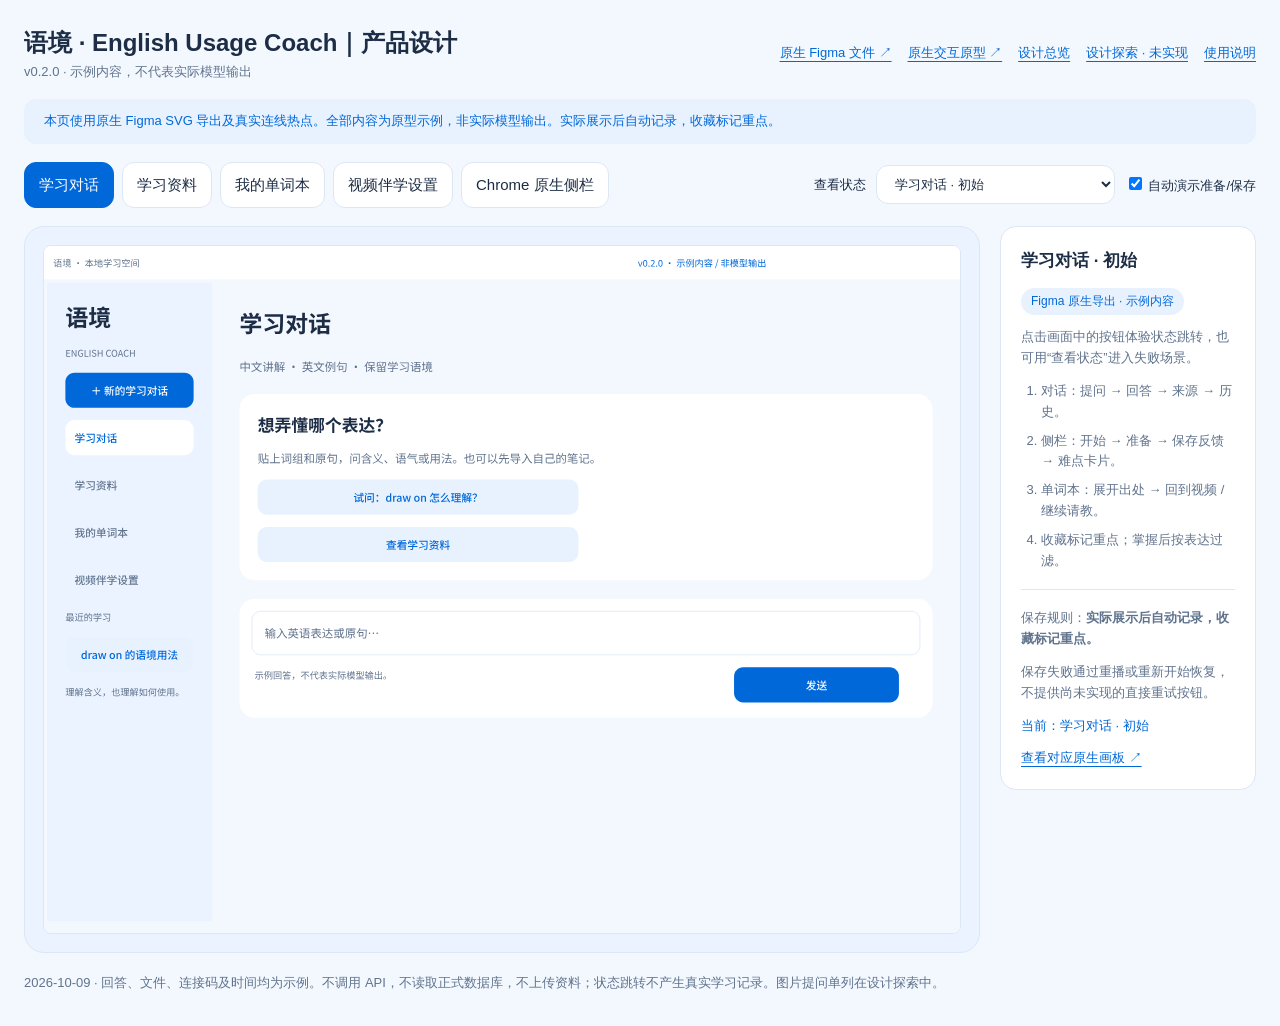
<file: docs/prototype/index.html>
<!doctype html><html lang="zh-CN"><head><meta charset="utf-8"><meta name="viewport" content="width=device-width,initial-scale=1"><title>语境 · English Usage Coach｜产品设计</title><style>
:root{color-scheme:light;--bg:#f3f8ff;--ink:#1c2d45;--muted:#60738d;--blue:#0068d9;--line:#dce7f5;--soft:#e8f2ff}*{box-sizing:border-box}body{margin:0;background:var(--bg);color:var(--ink);font:15px/1.6 -apple-system,BlinkMacSystemFont,"Microsoft YaHei","Noto Sans SC",sans-serif}h1,h2,p{margin:0}h1{font-size:24px}h2{font-size:17px}a{color:var(--blue);text-underline-offset:4px}button,select{font:inherit;border:1px solid var(--line);border-radius:12px;padding:10px 14px;background:white;color:var(--ink)}button{cursor:pointer}button[aria-pressed="true"]{background:var(--blue);border-color:var(--blue);color:white}a:focus-visible,button:focus-visible,select:focus-visible{outline:3px solid #7db6ff;outline-offset:3px}
header,.controls,.notice,.layout,footer{max-width:1560px;margin:0 auto}header{padding:24px 24px 16px;display:flex;align-items:center;justify-content:space-between;gap:20px;flex-wrap:wrap}header p,footer{font-size:13px;color:var(--muted)}.links{display:flex;gap:16px;flex-wrap:wrap;font-size:13px}.notice{padding:12px 20px;background:#e8f2ff;border-radius:12px;color:#0068d9;font-size:13px;width:calc(100% - 48px)}.controls{padding:18px 24px;display:flex;align-items:center;justify-content:space-between;gap:16px;flex-wrap:wrap}nav{display:flex;gap:8px;flex-wrap:wrap}.state{display:flex;gap:10px;align-items:center;font-size:13px}.state select{max-width:340px}.layout{display:grid;grid-template-columns:minmax(0,1fr) 256px;gap:20px;padding:0 24px}.stage{min-width:0;background:#eaf3ff;border:1px solid var(--line);border-radius:20px;padding:18px;display:flex;justify-content:center;align-items:flex-start}.artboard{position:relative;width:100%;max-width:1200px;background:var(--bg);border:1px solid var(--line);border-radius:8px;overflow:hidden}.artboard.side{max-width:400px}.artboard img{display:block;width:100%;height:auto}.hotspot{position:absolute;border:0;background:transparent!important;padding:0;border-radius:10px;font-size:0}.hotspot:hover,.hotspot:focus-visible{outline:3px solid #7db6ff;outline-offset:-3px;background:#0068d915!important}aside{align-self:start;background:white;border:1px solid var(--line);border-radius:16px;padding:20px;font-size:13px}aside p,aside ol{color:var(--muted);margin-top:12px}aside ol{padding-left:20px}aside li{margin:8px 0}.badge{display:inline-block;background:var(--soft);color:var(--blue);border-radius:20px;padding:4px 10px;font-size:12px;margin-top:14px}aside hr{border:0;border-top:1px solid var(--line);margin:18px 0}.status{margin-top:12px;overflow-wrap:anywhere;color:var(--blue)}footer{padding:20px 24px 32px}
@media(max-width:1050px){.layout{grid-template-columns:1fr}aside{display:none}}@media(max-width:650px){header,.controls{padding:16px}.layout{padding:0 12px}.notice{width:calc(100% - 24px)}.stage{padding:8px}h1{font-size:20px}.state{width:100%}.state select{max-width:100%;min-width:0;flex:1}nav button{font-size:13px;padding:8px 10px}}
</style></head><body><header><div><h1>语境 · English Usage Coach｜产品设计</h1><p>v0.2.0 · 示例内容，不代表实际模型输出</p></div><div class="links"><a href="https://www.figma.com/design/SSKWRf7RIyYh62SzvAtjHX" target="_blank" rel="noreferrer">原生 Figma 文件 ↗</a><a href="https://www.figma.com/proto/SSKWRf7RIyYh62SzvAtjHX?node-id=4-35&starting-point-node-id=4%3A35&scaling=scale-down&content-scaling=fixed" target="_blank" rel="noreferrer">原生交互原型 ↗</a><a href="design-board.svg">设计总览</a><a href="exploration.html">设计探索 · 未实现</a><a href="README.md">使用说明</a></div></header>
<div class="notice" role="note">本页使用原生 Figma SVG 导出及真实连线热点。全部内容为原型示例，非实际模型输出。实际展示后自动记录，收藏标记重点。</div>
<div class="controls"><nav aria-label="当前版本模块"><button data-module="chat">学习对话</button><button data-module="materials">学习资料</button><button data-module="vocabulary">我的单词本</button><button data-module="settings">视频伴学设置</button><button data-module="side">Chrome 原生侧栏</button></nav><div class="state"><label for="state-select">查看状态</label><select id="state-select"></select><label><input id="auto-advance" type="checkbox" checked> 自动演示准备/保存</label></div></div>
<div class="layout"><main class="stage"><div id="artboard" class="artboard"><img id="screen-image" alt=""><div id="hotspots"></div></div></main><aside><h2 id="screen-title">学习对话</h2><span class="badge">Figma 原生导出 · 示例内容</span><p>点击画面中的按钮体验状态跳转，也可用“查看状态”进入失败场景。</p><ol><li>对话：提问 → 回答 → 来源 → 历史。</li><li>侧栏：开始 → 准备 → 保存反馈 → 难点卡片。</li><li>单词本：展开出处 → 回到视频 / 继续请教。</li><li>收藏标记重点；掌握后按表达过滤。</li></ol><hr><p>保存规则：<strong>实际展示后自动记录，收藏标记重点。</strong></p><p>保存失败通过重播或重新开始恢复，不提供尚未实现的直接重试按钮。</p><div class="status" id="status" role="status"></div><p><a id="frame-link" href="#" target="_blank" rel="noreferrer">查看对应原生画板 ↗</a></p></aside></div>
<footer>2026-10-09 · 回答、文件、连接码及时间均为示例。不调用 API，不读取正式数据库，不上传资料；状态跳转不产生真实学习记录。图片提问单列在设计探索中。</footer>
<script id="design-data" type="application/json">{"name": "语境 · English Usage Coach｜产品设计", "version": "v0.2.0", "updated": "2026-10-09", "figmaFile": "https://www.figma.com/design/SSKWRf7RIyYh62SzvAtjHX", "nativePrototype": "https://www.figma.com/proto/SSKWRf7RIyYh62SzvAtjHX?node-id=4-35&starting-point-node-id=4%3A35&scaling=scale-down&content-scaling=fixed", "sidebarPrototype": "https://www.figma.com/proto/SSKWRf7RIyYh62SzvAtjHX?node-id=4-54&starting-point-node-id=4%3A54&scaling=scale-down&content-scaling=fixed", "nativeStatus": "complete", "nativePrototypeConnected": true, "nativeExported": true, "localSource": "Figma 原生 SVG 导出；热点来自同一原生文件的实际连线和图层边界", "saveRule": "实际展示后自动记录，收藏标记重点。", "frames": [{"key": "chat-initial", "name": "学习对话 · 初始", "module": "chat", "title": "学习对话", "state": "initial", "figmaNodeId": "4:35", "figmaUrl": "https://www.figma.com/design/SSKWRf7RIyYh62SzvAtjHX?node-id=4-35", "width": 1200, "height": 900, "svg": "screens/chat-initial.svg", "scope": "current", "links": [{"sourceId": "5:46", "label": "学习资料", "target": "materials-list", "x": 28, "y": 290, "width": 168, "height": 46}, {"sourceId": "5:48", "label": "我的单词本", "target": "vocabulary-list", "x": 28, "y": 352, "width": 168, "height": 46}, {"sourceId": "5:50", "label": "视频伴学设置", "target": "settings-pair", "x": 28, "y": 414, "width": 168, "height": 46}, {"sourceId": "5:53", "label": "draw on 的语境用法", "target": "chat-history", "x": 28, "y": 512, "width": 168, "height": 46}, {"sourceId": "5:62", "label": "试问：draw on 怎么理解？", "target": "chat-question", "x": 280, "y": 306, "width": 420, "height": 46}, {"sourceId": "5:64", "label": "查看学习资料", "target": "materials-list", "x": 280, "y": 368, "width": 420, "height": 46}, {"sourceId": "5:67", "label": "输入英语表达或原句…", "target": "chat-question", "x": 272, "y": 478, "width": 876, "height": 58}, {"sourceId": "5:71", "label": "发送", "target": "chat-answer", "x": 904, "y": 552, "width": 216, "height": 46}]}, {"key": "chat-question", "name": "学习对话 · 提问", "module": "chat", "title": "学习对话", "state": "question", "figmaNodeId": "4:36", "figmaUrl": "https://www.figma.com/design/SSKWRf7RIyYh62SzvAtjHX?node-id=4-36", "width": 1200, "height": 900, "svg": "screens/chat-question.svg", "scope": "current", "links": [{"sourceId": "5:80", "label": "＋ 新的学习对话", "target": "chat-initial", "x": 28, "y": 166, "width": 168, "height": 46}, {"sourceId": "5:82", "label": "学习对话", "target": "chat-initial", "x": 28, "y": 228, "width": 168, "height": 46}, {"sourceId": "5:84", "label": "学习资料", "target": "materials-list", "x": 28, "y": 290, "width": 168, "height": 46}, {"sourceId": "5:86", "label": "我的单词本", "target": "vocabulary-list", "x": 28, "y": 352, "width": 168, "height": 46}, {"sourceId": "5:88", "label": "视频伴学设置", "target": "settings-pair", "x": 28, "y": 414, "width": 168, "height": 46}, {"sourceId": "5:91", "label": "draw on 的语境用法", "target": "chat-history", "x": 28, "y": 512, "width": 168, "height": 46}, {"sourceId": "5:101", "label": "查看示例回答", "target": "chat-answer", "x": 256, "y": 354, "width": 250, "height": 46}, {"sourceId": "5:108", "label": "发送", "target": "chat-answer", "x": 904, "y": 514, "width": 216, "height": 46}]}, {"key": "chat-answer", "name": "学习对话 · 回答", "module": "chat", "title": "学习对话", "state": "answer", "figmaNodeId": "4:37", "figmaUrl": "https://www.figma.com/design/SSKWRf7RIyYh62SzvAtjHX?node-id=4-37", "width": 1200, "height": 900, "svg": "screens/chat-answer.svg", "scope": "current", "links": [{"sourceId": "5:117", "label": "＋ 新的学习对话", "target": "chat-initial", "x": 28, "y": 166, "width": 168, "height": 46}, {"sourceId": "5:119", "label": "学习对话", "target": "chat-initial", "x": 28, "y": 228, "width": 168, "height": 46}, {"sourceId": "5:121", "label": "学习资料", "target": "materials-list", "x": 28, "y": 290, "width": 168, "height": 46}, {"sourceId": "5:123", "label": "我的单词本", "target": "vocabulary-list", "x": 28, "y": 352, "width": 168, "height": 46}, {"sourceId": "5:125", "label": "视频伴学设置", "target": "settings-pair", "x": 28, "y": 414, "width": 168, "height": 46}, {"sourceId": "5:128", "label": "draw on 的语境用法", "target": "chat-history", "x": 28, "y": 512, "width": 168, "height": 46}, {"sourceId": "5:143", "label": "查看来源（示例）", "target": "chat-sources", "x": 280, "y": 524, "width": 280, "height": 46}, {"sourceId": "5:146", "label": "例如：它和 use 有什么区别？", "target": "chat-question", "x": 272, "y": 634, "width": 876, "height": 58}]}, {"key": "chat-sources", "name": "学习对话 · 来源", "module": "chat", "title": "学习对话", "state": "sources", "figmaNodeId": "4:38", "figmaUrl": "https://www.figma.com/design/SSKWRf7RIyYh62SzvAtjHX?node-id=4-38", "width": 1200, "height": 900, "svg": "screens/chat-sources.svg", "scope": "current", "links": [{"sourceId": "5:159", "label": "＋ 新的学习对话", "target": "chat-initial", "x": 28, "y": 166, "width": 168, "height": 46}, {"sourceId": "5:161", "label": "学习对话", "target": "chat-initial", "x": 28, "y": 228, "width": 168, "height": 46}, {"sourceId": "5:163", "label": "学习资料", "target": "materials-list", "x": 28, "y": 290, "width": 168, "height": 46}, {"sourceId": "5:165", "label": "我的单词本", "target": "vocabulary-list", "x": 28, "y": 352, "width": 168, "height": 46}, {"sourceId": "5:167", "label": "视频伴学设置", "target": "settings-pair", "x": 28, "y": 414, "width": 168, "height": 46}, {"sourceId": "5:170", "label": "draw on 的语境用法", "target": "chat-history", "x": 28, "y": 512, "width": 168, "height": 46}, {"sourceId": "5:185", "label": "收起来源", "target": "chat-answer", "x": 280, "y": 524, "width": 280, "height": 46}, {"sourceId": "5:190", "label": "例如：它和 use 有什么区别？", "target": "chat-question", "x": 272, "y": 708, "width": 876, "height": 58}, {"sourceId": "5:194", "label": "发送", "target": "chat-answer", "x": 904, "y": 782, "width": 216, "height": 46}]}, {"key": "chat-history", "name": "学习对话 · 历史", "module": "chat", "title": "学习对话", "state": "history", "figmaNodeId": "4:39", "figmaUrl": "https://www.figma.com/design/SSKWRf7RIyYh62SzvAtjHX?node-id=4-39", "width": 1200, "height": 900, "svg": "screens/chat-history.svg", "scope": "current", "links": [{"sourceId": "5:203", "label": "＋ 新的学习对话", "target": "chat-initial", "x": 28, "y": 166, "width": 168, "height": 46}, {"sourceId": "5:205", "label": "学习对话", "target": "chat-initial", "x": 28, "y": 228, "width": 168, "height": 46}, {"sourceId": "5:207", "label": "学习资料", "target": "materials-list", "x": 28, "y": 290, "width": 168, "height": 46}, {"sourceId": "5:209", "label": "我的单词本", "target": "vocabulary-list", "x": 28, "y": 352, "width": 168, "height": 46}, {"sourceId": "5:211", "label": "视频伴学设置", "target": "settings-pair", "x": 28, "y": 414, "width": 168, "height": 46}, {"sourceId": "5:229", "label": "查看来源（示例）", "target": "chat-sources", "x": 280, "y": 524, "width": 280, "height": 46}, {"sourceId": "5:234", "label": "例如：它和 use 有什么区别？", "target": "chat-question", "x": 272, "y": 714, "width": 876, "height": 58}, {"sourceId": "5:238", "label": "发送", "target": "chat-answer", "x": 904, "y": 788, "width": 216, "height": 46}]}, {"key": "materials-list", "name": "学习资料 · 列表", "module": "materials", "title": "学习资料", "state": "list", "figmaNodeId": "4:40", "figmaUrl": "https://www.figma.com/design/SSKWRf7RIyYh62SzvAtjHX?node-id=4-40", "width": 1200, "height": 900, "svg": "screens/materials-list.svg", "scope": "current", "links": [{"sourceId": "6:90", "label": "＋ 新的学习对话", "target": "chat-initial", "x": 28, "y": 166, "width": 168, "height": 46}, {"sourceId": "6:92", "label": "学习对话", "target": "chat-initial", "x": 28, "y": 228, "width": 168, "height": 46}, {"sourceId": "6:96", "label": "我的单词本", "target": "vocabulary-list", "x": 28, "y": 352, "width": 168, "height": 46}, {"sourceId": "6:98", "label": "视频伴学设置", "target": "settings-pair", "x": 28, "y": 414, "width": 168, "height": 46}, {"sourceId": "6:101", "label": "draw on 的语境用法", "target": "chat-history", "x": 28, "y": 512, "width": 168, "height": 46}, {"sourceId": "6:112", "label": "导入知识库", "target": "materials-importing", "x": 280, "y": 376, "width": 240, "height": 46}]}, {"key": "materials-importing", "name": "学习资料 · 导入中", "module": "materials", "title": "学习资料", "state": "importing", "figmaNodeId": "4:41", "figmaUrl": "https://www.figma.com/design/SSKWRf7RIyYh62SzvAtjHX?node-id=4-41", "width": 1200, "height": 900, "svg": "screens/materials-importing.svg", "scope": "current", "links": [{"sourceId": "6:126", "label": "＋ 新的学习对话", "target": "chat-initial", "x": 28, "y": 166, "width": 168, "height": 46}, {"sourceId": "6:128", "label": "学习对话", "target": "chat-initial", "x": 28, "y": 228, "width": 168, "height": 46}, {"sourceId": "6:130", "label": "学习资料", "target": "materials-list", "x": 28, "y": 290, "width": 168, "height": 46}, {"sourceId": "6:132", "label": "我的单词本", "target": "vocabulary-list", "x": 28, "y": 352, "width": 168, "height": 46}, {"sourceId": "6:134", "label": "视频伴学设置", "target": "settings-pair", "x": 28, "y": 414, "width": 168, "height": 46}, {"sourceId": "6:137", "label": "draw on 的语境用法", "target": "chat-history", "x": 28, "y": 512, "width": 168, "height": 46}, {"sourceId": "6:152", "label": "模拟导入成功", "target": "materials-success", "x": 280, "y": 510, "width": 240, "height": 46}, {"sourceId": "6:154", "label": "模拟解析失败", "target": "materials-failure", "x": 280, "y": 572, "width": 240, "height": 46}]}, {"key": "materials-success", "name": "学习资料 · 成功", "module": "materials", "title": "学习资料", "state": "success", "figmaNodeId": "4:42", "figmaUrl": "https://www.figma.com/design/SSKWRf7RIyYh62SzvAtjHX?node-id=4-42", "width": 1200, "height": 900, "svg": "screens/materials-success.svg", "scope": "current", "links": [{"sourceId": "6:168", "label": "＋ 新的学习对话", "target": "chat-initial", "x": 28, "y": 166, "width": 168, "height": 46}, {"sourceId": "6:170", "label": "学习对话", "target": "chat-initial", "x": 28, "y": 228, "width": 168, "height": 46}, {"sourceId": "6:172", "label": "学习资料", "target": "materials-list", "x": 28, "y": 290, "width": 168, "height": 46}, {"sourceId": "6:174", "label": "我的单词本", "target": "vocabulary-list", "x": 28, "y": 352, "width": 168, "height": 46}, {"sourceId": "6:176", "label": "视频伴学设置", "target": "settings-pair", "x": 28, "y": 414, "width": 168, "height": 46}, {"sourceId": "6:179", "label": "draw on 的语境用法", "target": "chat-history", "x": 28, "y": 512, "width": 168, "height": 46}, {"sourceId": "6:190", "label": "导入知识库", "target": "materials-importing", "x": 280, "y": 376, "width": 240, "height": 46}, {"sourceId": "6:194", "label": "按笔记提问", "target": "chat-question", "x": 280, "y": 510, "width": 240, "height": 46}]}, {"key": "materials-failure", "name": "学习资料 · 失败", "module": "materials", "title": "学习资料", "state": "failure", "figmaNodeId": "4:43", "figmaUrl": "https://www.figma.com/design/SSKWRf7RIyYh62SzvAtjHX?node-id=4-43", "width": 1200, "height": 900, "svg": "screens/materials-failure.svg", "scope": "current", "links": [{"sourceId": "6:208", "label": "＋ 新的学习对话", "target": "chat-initial", "x": 28, "y": 166, "width": 168, "height": 46}, {"sourceId": "6:210", "label": "学习对话", "target": "chat-initial", "x": 28, "y": 228, "width": 168, "height": 46}, {"sourceId": "6:212", "label": "学习资料", "target": "materials-list", "x": 28, "y": 290, "width": 168, "height": 46}, {"sourceId": "6:214", "label": "我的单词本", "target": "vocabulary-list", "x": 28, "y": 352, "width": 168, "height": 46}, {"sourceId": "6:216", "label": "视频伴学设置", "target": "settings-pair", "x": 28, "y": 414, "width": 168, "height": 46}, {"sourceId": "6:219", "label": "draw on 的语境用法", "target": "chat-history", "x": 28, "y": 512, "width": 168, "height": 46}, {"sourceId": "6:230", "label": "导入知识库", "target": "materials-importing", "x": 280, "y": 376, "width": 240, "height": 46}, {"sourceId": "6:235", "label": "重新导入", "target": "materials-importing", "x": 280, "y": 550, "width": 240, "height": 46}]}, {"key": "chat-context-question", "name": "学习对话 · 带入视频语境提问", "module": "chat", "title": "学习对话", "state": "question", "figmaNodeId": "34:425", "figmaUrl": "https://www.figma.com/design/SSKWRf7RIyYh62SzvAtjHX?node-id=34-425", "width": 1200, "height": 900, "svg": "screens/chat-context-question.svg", "scope": "current", "links": [{"sourceId": "34:433", "label": "＋ 新的学习对话", "target": "chat-initial", "x": 28, "y": 166, "width": 168, "height": 46}, {"sourceId": "34:435", "label": "学习对话", "target": "chat-initial", "x": 28, "y": 228, "width": 168, "height": 46}, {"sourceId": "34:437", "label": "学习资料", "target": "materials-list", "x": 28, "y": 290, "width": 168, "height": 46}, {"sourceId": "34:439", "label": "我的单词本", "target": "vocabulary-list", "x": 28, "y": 352, "width": 168, "height": 46}, {"sourceId": "34:441", "label": "视频伴学设置", "target": "settings-pair", "x": 28, "y": 414, "width": 168, "height": 46}, {"sourceId": "34:444", "label": "draw on 的语境用法", "target": "chat-history", "x": 28, "y": 512, "width": 168, "height": 46}, {"sourceId": "34:461", "label": "发送并查看示例回答", "target": "chat-context-answer", "x": 272, "y": 612, "width": 320, "height": 46}]}, {"key": "chat-context-answer", "name": "学习对话 · 视频语境回答", "module": "chat", "title": "学习对话", "state": "answer", "figmaNodeId": "34:464", "figmaUrl": "https://www.figma.com/design/SSKWRf7RIyYh62SzvAtjHX?node-id=34-464", "width": 1200, "height": 920, "svg": "screens/chat-context-answer.svg", "scope": "current", "links": [{"sourceId": "34:472", "label": "＋ 新的学习对话", "target": "chat-initial", "x": 28, "y": 166, "width": 168, "height": 46}, {"sourceId": "34:474", "label": "学习对话", "target": "chat-initial", "x": 28, "y": 228, "width": 168, "height": 46}, {"sourceId": "34:476", "label": "学习资料", "target": "materials-list", "x": 28, "y": 290, "width": 168, "height": 46}, {"sourceId": "34:478", "label": "我的单词本", "target": "vocabulary-list", "x": 28, "y": 352, "width": 168, "height": 46}, {"sourceId": "34:480", "label": "视频伴学设置", "target": "settings-pair", "x": 28, "y": 414, "width": 168, "height": 46}, {"sourceId": "34:483", "label": "draw on 的语境用法", "target": "chat-history", "x": 28, "y": 512, "width": 168, "height": 46}, {"sourceId": "34:499", "label": "返回单词本语境", "target": "vocabulary-context", "x": 280, "y": 610, "width": 280, "height": 46}]}, {"key": "vocabulary-list", "name": "我的单词本 · 列表", "module": "vocabulary", "title": "我的单词本", "state": "list", "figmaNodeId": "4:44", "figmaUrl": "https://www.figma.com/design/SSKWRf7RIyYh62SzvAtjHX?node-id=4-44", "width": 1200, "height": 900, "svg": "screens/vocabulary-list.svg", "scope": "current", "links": [{"sourceId": "6:249", "label": "＋ 新的学习对话", "target": "chat-initial", "x": 28, "y": 166, "width": 168, "height": 46}, {"sourceId": "6:251", "label": "学习对话", "target": "chat-initial", "x": 28, "y": 228, "width": 168, "height": 46}, {"sourceId": "6:253", "label": "学习资料", "target": "materials-list", "x": 28, "y": 290, "width": 168, "height": 46}, {"sourceId": "6:257", "label": "视频伴学设置", "target": "settings-pair", "x": 28, "y": 414, "width": 168, "height": 46}, {"sourceId": "6:260", "label": "draw on 的语境用法", "target": "chat-history", "x": 28, "y": 512, "width": 168, "height": 46}, {"sourceId": "6:267", "label": "搜索表达或中文含义", "target": "vocabulary-filter", "x": 268, "y": 206, "width": 310, "height": 58}, {"sourceId": "6:269", "label": "全部视频", "target": "vocabulary-filter", "x": 590, "y": 206, "width": 170, "height": 46}, {"sourceId": "6:271", "label": "全部状态", "target": "vocabulary-mastered", "x": 772, "y": 206, "width": 170, "height": 46}, {"sourceId": "6:273", "label": "仅收藏", "target": "vocabulary-favorite", "x": 954, "y": 206, "width": 170, "height": 46}, {"sourceId": "I6:276;3:177", "label": "收藏", "target": "vocabulary-favorite", "x": 289, "y": 457, "width": 82, "height": 46}, {"sourceId": "I6:276;3:179", "label": "标记掌握", "target": "vocabulary-mastered", "x": 379, "y": 457, "width": 102, "height": 46}, {"sourceId": "I6:276;3:181", "label": "继续请教", "target": "chat-context-question", "x": 489, "y": 457, "width": 90, "height": 46}, {"sourceId": "I6:276;3:183", "label": "展开语境出处", "target": "vocabulary-context", "x": 285, "y": 523, "width": 302, "height": 46}]}, {"key": "vocabulary-filter", "name": "我的单词本 · 筛选", "module": "vocabulary", "title": "我的单词本", "state": "filter", "figmaNodeId": "4:45", "figmaUrl": "https://www.figma.com/design/SSKWRf7RIyYh62SzvAtjHX?node-id=4-45", "width": 1200, "height": 900, "svg": "screens/vocabulary-filter.svg", "scope": "current", "links": [{"sourceId": "6:310", "label": "＋ 新的学习对话", "target": "chat-initial", "x": 28, "y": 166, "width": 168, "height": 46}, {"sourceId": "6:312", "label": "学习对话", "target": "chat-initial", "x": 28, "y": 228, "width": 168, "height": 46}, {"sourceId": "6:314", "label": "学习资料", "target": "materials-list", "x": 28, "y": 290, "width": 168, "height": 46}, {"sourceId": "6:316", "label": "我的单词本", "target": "vocabulary-list", "x": 28, "y": 352, "width": 168, "height": 46}, {"sourceId": "6:318", "label": "视频伴学设置", "target": "settings-pair", "x": 28, "y": 414, "width": 168, "height": 46}, {"sourceId": "6:321", "label": "draw on 的语境用法", "target": "chat-history", "x": 28, "y": 512, "width": 168, "height": 46}, {"sourceId": "6:332", "label": "全部状态", "target": "vocabulary-mastered", "x": 772, "y": 206, "width": 170, "height": 46}, {"sourceId": "6:334", "label": "仅收藏", "target": "vocabulary-favorite", "x": 954, "y": 206, "width": 170, "height": 46}, {"sourceId": "I6:337;3:177", "label": "收藏", "target": "vocabulary-favorite", "x": 289, "y": 457, "width": 82, "height": 46}, {"sourceId": "I6:337;3:179", "label": "标记掌握", "target": "vocabulary-mastered", "x": 379, "y": 457, "width": 102, "height": 46}, {"sourceId": "I6:337;3:181", "label": "继续请教", "target": "chat-context-question", "x": 489, "y": 457, "width": 90, "height": 46}, {"sourceId": "I6:337;3:183", "label": "展开语境出处", "target": "vocabulary-context", "x": 285, "y": 523, "width": 302, "height": 46}]}, {"key": "vocabulary-context", "name": "我的单词本 · 语境出处", "module": "vocabulary", "title": "我的单词本", "state": "context", "figmaNodeId": "4:46", "figmaUrl": "https://www.figma.com/design/SSKWRf7RIyYh62SzvAtjHX?node-id=4-46", "width": 1200, "height": 900, "svg": "screens/vocabulary-context.svg", "scope": "current", "links": [{"sourceId": "6:358", "label": "＋ 新的学习对话", "target": "chat-initial", "x": 28, "y": 166, "width": 168, "height": 46}, {"sourceId": "6:360", "label": "学习对话", "target": "chat-initial", "x": 28, "y": 228, "width": 168, "height": 46}, {"sourceId": "6:362", "label": "学习资料", "target": "materials-list", "x": 28, "y": 290, "width": 168, "height": 46}, {"sourceId": "6:364", "label": "我的单词本", "target": "vocabulary-list", "x": 28, "y": 352, "width": 168, "height": 46}, {"sourceId": "6:366", "label": "视频伴学设置", "target": "settings-pair", "x": 28, "y": 414, "width": 168, "height": 46}, {"sourceId": "6:369", "label": "draw on 的语境用法", "target": "chat-history", "x": 28, "y": 512, "width": 168, "height": 46}, {"sourceId": "6:376", "label": "搜索表达或中文含义", "target": "vocabulary-filter", "x": 268, "y": 206, "width": 310, "height": 58}, {"sourceId": "6:378", "label": "全部视频", "target": "vocabulary-filter", "x": 590, "y": 206, "width": 170, "height": 46}, {"sourceId": "6:380", "label": "全部状态", "target": "vocabulary-mastered", "x": 772, "y": 206, "width": 170, "height": 46}, {"sourceId": "6:382", "label": "仅收藏", "target": "vocabulary-favorite", "x": 954, "y": 206, "width": 170, "height": 46}, {"sourceId": "I6:385;3:216", "label": "收藏", "target": "vocabulary-favorite", "x": 289, "y": 457, "width": 82, "height": 46}, {"sourceId": "I6:385;3:218", "label": "标记掌握", "target": "vocabulary-mastered", "x": 379, "y": 457, "width": 102, "height": 46}, {"sourceId": "I6:385;3:220", "label": "继续请教", "target": "chat-context-question", "x": 489, "y": 457, "width": 90, "height": 46}, {"sourceId": "I6:385;3:222", "label": "收起语境出处", "target": "vocabulary-list", "x": 285, "y": 523, "width": 302, "height": 46}, {"sourceId": "I6:385;3:226", "label": "回到视频 1:33", "target": "side-preparing", "x": 285, "y": 685, "width": 302, "height": 46}]}, {"key": "vocabulary-favorite", "name": "我的单词本 · 收藏", "module": "vocabulary", "title": "我的单词本", "state": "favorite", "figmaNodeId": "4:47", "figmaUrl": "https://www.figma.com/design/SSKWRf7RIyYh62SzvAtjHX?node-id=4-47", "width": 1200, "height": 900, "svg": "screens/vocabulary-favorite.svg", "scope": "current", "links": [{"sourceId": "6:410", "label": "＋ 新的学习对话", "target": "chat-initial", "x": 28, "y": 166, "width": 168, "height": 46}, {"sourceId": "6:412", "label": "学习对话", "target": "chat-initial", "x": 28, "y": 228, "width": 168, "height": 46}, {"sourceId": "6:414", "label": "学习资料", "target": "materials-list", "x": 28, "y": 290, "width": 168, "height": 46}, {"sourceId": "6:416", "label": "我的单词本", "target": "vocabulary-list", "x": 28, "y": 352, "width": 168, "height": 46}, {"sourceId": "6:418", "label": "视频伴学设置", "target": "settings-pair", "x": 28, "y": 414, "width": 168, "height": 46}, {"sourceId": "6:421", "label": "draw on 的语境用法", "target": "chat-history", "x": 28, "y": 512, "width": 168, "height": 46}, {"sourceId": "6:428", "label": "搜索表达或中文含义", "target": "vocabulary-filter", "x": 268, "y": 206, "width": 310, "height": 58}, {"sourceId": "6:430", "label": "全部视频", "target": "vocabulary-filter", "x": 590, "y": 206, "width": 170, "height": 46}, {"sourceId": "6:432", "label": "全部状态", "target": "vocabulary-mastered", "x": 772, "y": 206, "width": 170, "height": 46}, {"sourceId": "I6:439;3:190", "label": "已收藏 ★", "target": "vocabulary-list", "x": 289, "y": 537, "width": 110, "height": 46}, {"sourceId": "I6:439;3:192", "label": "标记掌握", "target": "vocabulary-mastered", "x": 407, "y": 537, "width": 102, "height": 46}, {"sourceId": "I6:439;3:194", "label": "继续请教", "target": "chat-context-question", "x": 517, "y": 537, "width": 90, "height": 46}, {"sourceId": "I6:439;3:196", "label": "展开语境出处", "target": "vocabulary-context", "x": 285, "y": 603, "width": 302, "height": 46}]}, {"key": "vocabulary-mastered", "name": "我的单词本 · 掌握", "module": "vocabulary", "title": "我的单词本", "state": "mastered", "figmaNodeId": "4:48", "figmaUrl": "https://www.figma.com/design/SSKWRf7RIyYh62SzvAtjHX?node-id=4-48", "width": 1200, "height": 900, "svg": "screens/vocabulary-mastered.svg", "scope": "current", "links": [{"sourceId": "6:460", "label": "＋ 新的学习对话", "target": "chat-initial", "x": 28, "y": 166, "width": 168, "height": 46}, {"sourceId": "6:462", "label": "学习对话", "target": "chat-initial", "x": 28, "y": 228, "width": 168, "height": 46}, {"sourceId": "6:464", "label": "学习资料", "target": "materials-list", "x": 28, "y": 290, "width": 168, "height": 46}, {"sourceId": "6:466", "label": "我的单词本", "target": "vocabulary-list", "x": 28, "y": 352, "width": 168, "height": 46}, {"sourceId": "6:468", "label": "视频伴学设置", "target": "settings-pair", "x": 28, "y": 414, "width": 168, "height": 46}, {"sourceId": "6:471", "label": "draw on 的语境用法", "target": "chat-history", "x": 28, "y": 512, "width": 168, "height": 46}, {"sourceId": "6:478", "label": "搜索表达或中文含义", "target": "vocabulary-filter", "x": 268, "y": 206, "width": 310, "height": 58}, {"sourceId": "6:480", "label": "全部视频", "target": "vocabulary-filter", "x": 590, "y": 206, "width": 170, "height": 46}, {"sourceId": "6:484", "label": "仅收藏", "target": "vocabulary-favorite", "x": 954, "y": 206, "width": 170, "height": 46}, {"sourceId": "I6:489;3:203", "label": "收藏", "target": "vocabulary-favorite", "x": 289, "y": 537, "width": 82, "height": 46}, {"sourceId": "I6:489;3:205", "label": "重新学习", "target": "vocabulary-list", "x": 379, "y": 537, "width": 102, "height": 46}, {"sourceId": "I6:489;3:207", "label": "继续请教", "target": "chat-context-question", "x": 489, "y": 537, "width": 90, "height": 46}, {"sourceId": "I6:489;3:209", "label": "展开语境出处", "target": "vocabulary-context", "x": 285, "y": 603, "width": 302, "height": 46}]}, {"key": "settings-pair", "name": "视频伴学设置 · 配对说明", "module": "settings", "title": "视频伴学设置", "state": "pair", "figmaNodeId": "4:49", "figmaUrl": "https://www.figma.com/design/SSKWRf7RIyYh62SzvAtjHX?node-id=4-49", "width": 1200, "height": 900, "svg": "screens/settings-pair.svg", "scope": "current", "links": [{"sourceId": "6:510", "label": "＋ 新的学习对话", "target": "chat-initial", "x": 28, "y": 166, "width": 168, "height": 46}, {"sourceId": "6:512", "label": "学习对话", "target": "chat-initial", "x": 28, "y": 228, "width": 168, "height": 46}, {"sourceId": "6:514", "label": "学习资料", "target": "materials-list", "x": 28, "y": 290, "width": 168, "height": 46}, {"sourceId": "6:516", "label": "我的单词本", "target": "vocabulary-list", "x": 28, "y": 352, "width": 168, "height": 46}, {"sourceId": "6:521", "label": "draw on 的语境用法", "target": "chat-history", "x": 28, "y": 512, "width": 168, "height": 46}, {"sourceId": "6:530", "label": "显示连接信息", "target": "settings-connected", "x": 280, "y": 346, "width": 300, "height": 46}, {"sourceId": "6:538", "label": "导入字幕", "target": "subtitle-importing", "x": 280, "y": 648, "width": 240, "height": 46}]}, {"key": "settings-connected", "name": "视频伴学设置 · 连接信息", "module": "settings", "title": "视频伴学设置", "state": "connected", "figmaNodeId": "4:50", "figmaUrl": "https://www.figma.com/design/SSKWRf7RIyYh62SzvAtjHX?node-id=4-50", "width": 1200, "height": 900, "svg": "screens/settings-connected.svg", "scope": "current", "links": [{"sourceId": "6:547", "label": "＋ 新的学习对话", "target": "chat-initial", "x": 28, "y": 166, "width": 168, "height": 46}, {"sourceId": "6:549", "label": "学习对话", "target": "chat-initial", "x": 28, "y": 228, "width": 168, "height": 46}, {"sourceId": "6:551", "label": "学习资料", "target": "materials-list", "x": 28, "y": 290, "width": 168, "height": 46}, {"sourceId": "6:553", "label": "我的单词本", "target": "vocabulary-list", "x": 28, "y": 352, "width": 168, "height": 46}, {"sourceId": "6:555", "label": "视频伴学设置", "target": "settings-pair", "x": 28, "y": 414, "width": 168, "height": 46}, {"sourceId": "6:558", "label": "draw on 的语境用法", "target": "chat-history", "x": 28, "y": 512, "width": 168, "height": 46}, {"sourceId": "6:570", "label": "模拟连接并打开侧栏", "target": "side-idle", "x": 280, "y": 402, "width": 300, "height": 46}, {"sourceId": "6:579", "label": "导入字幕", "target": "subtitle-importing", "x": 280, "y": 736, "width": 240, "height": 46}]}, {"key": "subtitle-importing", "name": "视频伴学设置 · 字幕导入中", "module": "settings", "title": "视频伴学设置", "state": "importing", "figmaNodeId": "4:51", "figmaUrl": "https://www.figma.com/design/SSKWRf7RIyYh62SzvAtjHX?node-id=4-51", "width": 1200, "height": 976, "svg": "screens/subtitle-importing.svg", "scope": "current", "links": [{"sourceId": "6:588", "label": "＋ 新的学习对话", "target": "chat-initial", "x": 28, "y": 166, "width": 168, "height": 46}, {"sourceId": "6:590", "label": "学习对话", "target": "chat-initial", "x": 28, "y": 228, "width": 168, "height": 46}, {"sourceId": "6:592", "label": "学习资料", "target": "materials-list", "x": 28, "y": 290, "width": 168, "height": 46}, {"sourceId": "6:594", "label": "我的单词本", "target": "vocabulary-list", "x": 28, "y": 352, "width": 168, "height": 46}, {"sourceId": "6:596", "label": "视频伴学设置", "target": "settings-pair", "x": 28, "y": 414, "width": 168, "height": 46}, {"sourceId": "6:599", "label": "draw on 的语境用法", "target": "chat-history", "x": 28, "y": 512, "width": 168, "height": 46}, {"sourceId": "6:611", "label": "模拟连接并打开侧栏", "target": "side-idle", "x": 280, "y": 402, "width": 300, "height": 46}, {"sourceId": "6:625", "label": "模拟成功", "target": "subtitle-success", "x": 284, "y": 866, "width": 240, "height": 46}, {"sourceId": "6:627", "label": "模拟失败", "target": "subtitle-failure", "x": 536, "y": 866, "width": 240, "height": 46}]}, {"key": "subtitle-success", "name": "视频伴学设置 · 字幕成功", "module": "settings", "title": "视频伴学设置", "state": "success", "figmaNodeId": "4:52", "figmaUrl": "https://www.figma.com/design/SSKWRf7RIyYh62SzvAtjHX?node-id=4-52", "width": 1200, "height": 968, "svg": "screens/subtitle-success.svg", "scope": "current", "links": [{"sourceId": "6:636", "label": "＋ 新的学习对话", "target": "chat-initial", "x": 28, "y": 166, "width": 168, "height": 46}, {"sourceId": "6:638", "label": "学习对话", "target": "chat-initial", "x": 28, "y": 228, "width": 168, "height": 46}, {"sourceId": "6:640", "label": "学习资料", "target": "materials-list", "x": 28, "y": 290, "width": 168, "height": 46}, {"sourceId": "6:642", "label": "我的单词本", "target": "vocabulary-list", "x": 28, "y": 352, "width": 168, "height": 46}, {"sourceId": "6:644", "label": "视频伴学设置", "target": "settings-pair", "x": 28, "y": 414, "width": 168, "height": 46}, {"sourceId": "6:647", "label": "draw on 的语境用法", "target": "chat-history", "x": 28, "y": 512, "width": 168, "height": 46}, {"sourceId": "6:659", "label": "模拟连接并打开侧栏", "target": "side-idle", "x": 280, "y": 402, "width": 300, "height": 46}, {"sourceId": "6:668", "label": "导入字幕", "target": "subtitle-importing", "x": 280, "y": 736, "width": 240, "height": 46}, {"sourceId": "6:672", "label": "返回侧栏开始", "target": "side-idle", "x": 280, "y": 862, "width": 260, "height": 46}]}, {"key": "subtitle-failure", "name": "视频伴学设置 · 字幕失败", "module": "settings", "title": "视频伴学设置", "state": "failure", "figmaNodeId": "4:53", "figmaUrl": "https://www.figma.com/design/SSKWRf7RIyYh62SzvAtjHX?node-id=4-53", "width": 1200, "height": 968, "svg": "screens/subtitle-failure.svg", "scope": "current", "links": [{"sourceId": "6:681", "label": "＋ 新的学习对话", "target": "chat-initial", "x": 28, "y": 166, "width": 168, "height": 46}, {"sourceId": "6:683", "label": "学习对话", "target": "chat-initial", "x": 28, "y": 228, "width": 168, "height": 46}, {"sourceId": "6:685", "label": "学习资料", "target": "materials-list", "x": 28, "y": 290, "width": 168, "height": 46}, {"sourceId": "6:687", "label": "我的单词本", "target": "vocabulary-list", "x": 28, "y": 352, "width": 168, "height": 46}, {"sourceId": "6:689", "label": "视频伴学设置", "target": "settings-pair", "x": 28, "y": 414, "width": 168, "height": 46}, {"sourceId": "6:692", "label": "draw on 的语境用法", "target": "chat-history", "x": 28, "y": 512, "width": 168, "height": 46}, {"sourceId": "6:704", "label": "模拟连接并打开侧栏", "target": "side-idle", "x": 280, "y": 402, "width": 300, "height": 46}, {"sourceId": "6:713", "label": "导入字幕", "target": "subtitle-importing", "x": 280, "y": 736, "width": 240, "height": 46}, {"sourceId": "6:717", "label": "重新选择并导入", "target": "subtitle-importing", "x": 280, "y": 862, "width": 260, "height": 46}]}, {"key": "side-idle", "name": "Chrome 侧栏 · 开始", "module": "side", "title": "视频伴学", "state": "idle", "figmaNodeId": "4:54", "figmaUrl": "https://www.figma.com/design/SSKWRf7RIyYh62SzvAtjHX?node-id=4-54", "width": 400, "height": 900, "svg": "screens/side-idle.svg", "scope": "current", "links": [{"sourceId": "6:722", "label": "单词本 ↗", "target": "vocabulary-list", "x": 24, "y": 118, "width": 352, "height": 46}, {"sourceId": "6:727", "label": "开始伴学", "target": "side-preparing", "x": 128, "y": 184, "width": 134, "height": 46}]}, {"key": "side-preparing", "name": "Chrome 侧栏 · 准备中", "module": "side", "title": "视频伴学", "state": "preparing", "figmaNodeId": "4:55", "figmaUrl": "https://www.figma.com/design/SSKWRf7RIyYh62SzvAtjHX?node-id=4-55", "width": 400, "height": 900, "svg": "screens/side-preparing.svg", "scope": "current", "links": [{"sourceId": "6:740", "label": "单词本 ↗", "target": "vocabulary-list", "x": 24, "y": 118, "width": 352, "height": 46}, {"sourceId": "6:747", "label": "暂停", "target": "side-paused", "x": 270, "y": 184, "width": 92, "height": 46}], "autoAdvance": {"target": "side-saving", "delayMs": 1200}}, {"key": "side-card", "name": "Chrome 侧栏 · 难点卡片", "module": "side", "title": "视频伴学", "state": "card", "figmaNodeId": "4:56", "figmaUrl": "https://www.figma.com/design/SSKWRf7RIyYh62SzvAtjHX?node-id=4-56", "width": 400, "height": 900, "svg": "screens/side-card.svg", "scope": "current", "links": [{"sourceId": "6:758", "label": "单词本 ↗", "target": "vocabulary-list", "x": 24, "y": 118, "width": 352, "height": 46}, {"sourceId": "6:765", "label": "暂停", "target": "side-paused", "x": 270, "y": 184, "width": 92, "height": 46}, {"sourceId": "I6:771;3:114", "label": "展开原句与翻译", "target": "side-expanded", "x": 49, "y": 621, "width": 302, "height": 46}, {"sourceId": "I6:771;3:117", "label": "重播这句", "target": "side-preparing", "x": 53, "y": 687, "width": 90, "height": 46}, {"sourceId": "I6:771;3:119", "label": "已掌握", "target": "side-mastered", "x": 151, "y": 687, "width": 86, "height": 46}, {"sourceId": "I6:771;3:121", "label": "收藏", "target": "side-favorite", "x": 245, "y": 687, "width": 100, "height": 46}]}, {"key": "side-expanded", "name": "Chrome 侧栏 · 展开原句", "module": "side", "title": "视频伴学", "state": "expanded", "figmaNodeId": "4:57", "figmaUrl": "https://www.figma.com/design/SSKWRf7RIyYh62SzvAtjHX?node-id=4-57", "width": 400, "height": 962, "svg": "screens/side-expanded.svg", "scope": "current", "links": [{"sourceId": "6:790", "label": "单词本 ↗", "target": "vocabulary-list", "x": 24, "y": 118, "width": 352, "height": 46}, {"sourceId": "6:797", "label": "暂停", "target": "side-paused", "x": 270, "y": 184, "width": 92, "height": 46}, {"sourceId": "I6:803;3:129", "label": "收起原句与翻译", "target": "side-card", "x": 49, "y": 621, "width": 302, "height": 46}, {"sourceId": "I6:803;3:134", "label": "重播这句", "target": "side-preparing", "x": 53, "y": 791, "width": 90, "height": 46}, {"sourceId": "I6:803;3:136", "label": "已掌握", "target": "side-expanded-mastered", "x": 151, "y": 791, "width": 86, "height": 46}, {"sourceId": "I6:803;3:138", "label": "收藏", "target": "side-expanded-favorite", "x": 245, "y": 791, "width": 100, "height": 46}]}, {"key": "side-saving", "name": "Chrome 侧栏 · 保存中", "module": "side", "title": "视频伴学", "state": "saving", "figmaNodeId": "4:58", "figmaUrl": "https://www.figma.com/design/SSKWRf7RIyYh62SzvAtjHX?node-id=4-58", "width": 400, "height": 900, "svg": "screens/side-saving.svg", "scope": "current", "links": [{"sourceId": "6:824", "label": "单词本 ↗", "target": "vocabulary-list", "x": 24, "y": 118, "width": 352, "height": 46}, {"sourceId": "6:831", "label": "暂停", "target": "side-paused", "x": 270, "y": 184, "width": 92, "height": 46}, {"sourceId": "I6:837;3:149", "label": "重播这句", "target": "side-preparing", "x": 53, "y": 687, "width": 94, "height": 46}], "autoAdvance": {"target": "side-card", "delayMs": 1200}}, {"key": "side-paused", "name": "Chrome 侧栏 · 暂停", "module": "side", "title": "视频伴学", "state": "paused", "figmaNodeId": "4:59", "figmaUrl": "https://www.figma.com/design/SSKWRf7RIyYh62SzvAtjHX?node-id=4-59", "width": 400, "height": 900, "svg": "screens/side-paused.svg", "scope": "current", "links": [{"sourceId": "6:856", "label": "单词本 ↗", "target": "vocabulary-list", "x": 24, "y": 118, "width": 352, "height": 46}, {"sourceId": "6:861", "label": "开始伴学", "target": "side-preparing", "x": 128, "y": 184, "width": 134, "height": 46}]}, {"key": "side-no-subtitles", "name": "Chrome 侧栏 · 字幕不可用", "module": "side", "title": "视频伴学", "state": "no-subtitles", "figmaNodeId": "4:60", "figmaUrl": "https://www.figma.com/design/SSKWRf7RIyYh62SzvAtjHX?node-id=4-60", "width": 400, "height": 900, "svg": "screens/side-no-subtitles.svg", "scope": "current", "links": [{"sourceId": "6:874", "label": "单词本 ↗", "target": "vocabulary-list", "x": 24, "y": 118, "width": 352, "height": 46}, {"sourceId": "6:879", "label": "开始伴学", "target": "side-preparing", "x": 128, "y": 184, "width": 134, "height": 46}, {"sourceId": "6:888", "label": "打开主网页单词本", "target": "vocabulary-list", "x": 24, "y": 472, "width": 352, "height": 46}]}, {"key": "side-model-failure", "name": "Chrome 侧栏 · 模型失败", "module": "side", "title": "视频伴学", "state": "model-failure", "figmaNodeId": "4:61", "figmaUrl": "https://www.figma.com/design/SSKWRf7RIyYh62SzvAtjHX?node-id=4-61", "width": 400, "height": 900, "svg": "screens/side-model-failure.svg", "scope": "current", "links": [{"sourceId": "6:894", "label": "单词本 ↗", "target": "vocabulary-list", "x": 24, "y": 118, "width": 352, "height": 46}, {"sourceId": "6:899", "label": "开始伴学", "target": "side-preparing", "x": 128, "y": 184, "width": 134, "height": 46}]}, {"key": "side-late", "name": "Chrome 侧栏 · 分析来晚", "module": "side", "title": "视频伴学", "state": "late", "figmaNodeId": "4:62", "figmaUrl": "https://www.figma.com/design/SSKWRf7RIyYh62SzvAtjHX?node-id=4-62", "width": 400, "height": 900, "svg": "screens/side-late.svg", "scope": "current", "links": [{"sourceId": "6:912", "label": "单词本 ↗", "target": "vocabulary-list", "x": 24, "y": 118, "width": 352, "height": 46}, {"sourceId": "6:919", "label": "暂停", "target": "side-paused", "x": 270, "y": 184, "width": 92, "height": 46}, {"sourceId": "6:927", "label": "模拟回放至 1:33", "target": "side-preparing", "x": 24, "y": 508, "width": 352, "height": 46}]}, {"key": "side-save-failure", "name": "Chrome 侧栏 · 保存失败", "module": "side", "title": "视频伴学", "state": "save-failure", "figmaNodeId": "4:63", "figmaUrl": "https://www.figma.com/design/SSKWRf7RIyYh62SzvAtjHX?node-id=4-63", "width": 400, "height": 900, "svg": "screens/side-save-failure.svg", "scope": "current", "links": [{"sourceId": "6:933", "label": "单词本 ↗", "target": "vocabulary-list", "x": 24, "y": 118, "width": 352, "height": 46}, {"sourceId": "6:940", "label": "暂停", "target": "side-paused", "x": 270, "y": 184, "width": 92, "height": 46}, {"sourceId": "I6:946;3:164", "label": "重播这句", "target": "side-preparing", "x": 53, "y": 687, "width": 94, "height": 46}]}, {"key": "side-favorite", "name": "Chrome 侧栏 · 已收藏", "module": "side", "title": "视频伴学", "state": "favorite", "figmaNodeId": "46:443", "figmaUrl": "https://www.figma.com/design/SSKWRf7RIyYh62SzvAtjHX?node-id=46-443", "width": 400, "height": 900, "svg": "screens/side-favorite.svg", "scope": "current", "links": [{"sourceId": "46:447", "label": "单词本 ↗", "target": "vocabulary-favorite", "x": 24, "y": 118, "width": 352, "height": 46}, {"sourceId": "46:451", "label": "暂停", "target": "side-paused", "x": 270, "y": 184, "width": 92, "height": 46}, {"sourceId": "I46:455;3:114", "label": "展开原句与翻译", "target": "side-expanded-favorite", "x": 49, "y": 621, "width": 302, "height": 46}, {"sourceId": "I46:455;3:117", "label": "重播这句", "target": "side-preparing", "x": 53, "y": 687, "width": 90, "height": 46}, {"sourceId": "I46:455;3:119", "label": "已掌握", "target": "side-mastered", "x": 151, "y": 687, "width": 86, "height": 46}]}, {"key": "side-mastered", "name": "Chrome 侧栏 · 已掌握", "module": "side", "title": "视频伴学", "state": "mastered", "figmaNodeId": "46:477", "figmaUrl": "https://www.figma.com/design/SSKWRf7RIyYh62SzvAtjHX?node-id=46-477", "width": 400, "height": 900, "svg": "screens/side-mastered.svg", "scope": "current", "links": [{"sourceId": "46:481", "label": "单词本 ↗", "target": "vocabulary-mastered", "x": 24, "y": 118, "width": 352, "height": 46}, {"sourceId": "46:485", "label": "暂停", "target": "side-paused", "x": 270, "y": 184, "width": 92, "height": 46}, {"sourceId": "I46:489;3:114", "label": "展开原句与翻译", "target": "side-expanded-mastered", "x": 49, "y": 621, "width": 302, "height": 46}, {"sourceId": "I46:489;3:117", "label": "重播这句", "target": "side-preparing", "x": 53, "y": 687, "width": 90, "height": 46}, {"sourceId": "I46:489;3:121", "label": "收藏", "target": "side-favorite", "x": 245, "y": 687, "width": 100, "height": 46}]}, {"key": "side-expanded-favorite", "name": "Chrome 侧栏 · 展开原句 · 已收藏", "module": "side", "title": "视频伴学", "state": "expanded-favorite", "figmaNodeId": "46:511", "figmaUrl": "https://www.figma.com/design/SSKWRf7RIyYh62SzvAtjHX?node-id=46-511", "width": 400, "height": 962, "svg": "screens/side-expanded-favorite.svg", "scope": "current", "links": [{"sourceId": "46:515", "label": "单词本 ↗", "target": "vocabulary-favorite", "x": 24, "y": 118, "width": 352, "height": 46}, {"sourceId": "46:519", "label": "暂停", "target": "side-paused", "x": 270, "y": 184, "width": 92, "height": 46}, {"sourceId": "I46:523;3:129", "label": "收起原句与翻译", "target": "side-favorite", "x": 49, "y": 621, "width": 302, "height": 46}, {"sourceId": "I46:523;3:134", "label": "重播这句", "target": "side-preparing", "x": 53, "y": 791, "width": 90, "height": 46}, {"sourceId": "I46:523;3:136", "label": "已掌握", "target": "side-expanded-mastered", "x": 151, "y": 791, "width": 86, "height": 46}]}, {"key": "side-expanded-mastered", "name": "Chrome 侧栏 · 展开原句 · 已掌握", "module": "side", "title": "视频伴学", "state": "expanded-mastered", "figmaNodeId": "46:547", "figmaUrl": "https://www.figma.com/design/SSKWRf7RIyYh62SzvAtjHX?node-id=46-547", "width": 400, "height": 962, "svg": "screens/side-expanded-mastered.svg", "scope": "current", "links": [{"sourceId": "46:551", "label": "单词本 ↗", "target": "vocabulary-mastered", "x": 24, "y": 118, "width": 352, "height": 46}, {"sourceId": "46:555", "label": "暂停", "target": "side-paused", "x": 270, "y": 184, "width": 92, "height": 46}, {"sourceId": "I46:559;3:129", "label": "收起原句与翻译", "target": "side-mastered", "x": 49, "y": 621, "width": 302, "height": 46}, {"sourceId": "I46:559;3:134", "label": "重播这句", "target": "side-preparing", "x": 53, "y": 791, "width": 90, "height": 46}, {"sourceId": "I46:559;3:138", "label": "收藏", "target": "side-expanded-favorite", "x": 245, "y": 791, "width": 100, "height": 46}]}], "explorationFrames": [{"key": "explore-image", "figmaNodeId": "36:35", "figmaUrl": "https://www.figma.com/design/SSKWRf7RIyYh62SzvAtjHX?node-id=36-35", "svg": "screens/explore-image.svg", "scope": "exploration", "name": "图片提问 · 设计探索", "width": 1200, "height": 900}, {"key": "explore-save-retry", "figmaNodeId": "36:52", "figmaUrl": "https://www.figma.com/design/SSKWRf7RIyYh62SzvAtjHX?node-id=36-52", "svg": "screens/explore-save-retry.svg", "scope": "exploration", "name": "直接重试保存 · 设计探索", "width": 400, "height": 900}], "flowStartingPoints": [{"nodeId": "4:35", "name": "学习对话 · 初始 · 示例"}, {"nodeId": "4:40", "name": "学习资料 · 列表 · 示例"}, {"nodeId": "4:49", "name": "视频伴学设置 · 配对说明 · 示例"}, {"nodeId": "4:54", "name": "Chrome 侧栏 · 开始 · 示例"}, {"nodeId": "4:44", "name": "我的单词本 · 列表 · 示例"}, {"nodeId": "4:60", "name": "Chrome 侧栏 · 字幕不可用 · 示例"}, {"nodeId": "4:61", "name": "Chrome 侧栏 · 模型失败 · 示例"}, {"nodeId": "4:62", "name": "Chrome 侧栏 · 分析来晚 · 示例"}, {"nodeId": "4:63", "name": "Chrome 侧栏 · 保存失败 · 示例"}]}</script><script>
(() => {"use strict";const data=JSON.parse(document.getElementById("design-data").textContent),frames=data.frames,byKey=new Map(frames.map(f=>[f.key,f]));
let autoTimer=null;const autoAdvance=document.getElementById("auto-advance");const first={chat:"chat-initial",materials:"materials-list",vocabulary:"vocabulary-list",settings:"settings-pair",side:"side-idle"};
const select=document.getElementById("state-select"),image=document.getElementById("screen-image"),artboard=document.getElementById("artboard"),hotspots=document.getElementById("hotspots");
for(const frame of frames){const option=document.createElement("option");option.value=frame.key;option.textContent=frame.name;select.append(option);}
function show(key){clearTimeout(autoTimer);const f=byKey.get(key)||frames[0];image.src=f.svg;image.alt=f.name+"；示例内容，非模型输出";select.value=f.key;artboard.classList.toggle("side",f.module==="side");hotspots.replaceChildren();
for(const link of f.links){const b=document.createElement("button");b.type="button";b.className="hotspot";b.setAttribute("aria-label",link.label);b.title=link.label;b.style.left=100*link.x/f.width+"%";b.style.top=100*link.y/f.height+"%";b.style.width=100*link.width/f.width+"%";b.style.height=100*link.height/f.height+"%";b.addEventListener("click",()=>navigate(link.target));hotspots.append(b);}
document.querySelectorAll("[data-module]").forEach(b=>b.setAttribute("aria-pressed",String(b.dataset.module===f.module)));document.getElementById("screen-title").textContent=f.name;document.getElementById("frame-link").href=f.figmaUrl;document.getElementById("frame-link").textContent=f.figmaNodeId?"查看对应原生画板 ↗":"查看原生 Figma 文件 ↗";document.getElementById("status").textContent="当前："+f.name;if(f.autoAdvance&&autoAdvance.checked){autoTimer=setTimeout(()=>navigate(f.autoAdvance.target),f.autoAdvance.delayMs);}}
function navigate(key){if(!byKey.has(key))return;location.hash=key;show(key);}
autoAdvance.addEventListener("change",()=>show(select.value));select.addEventListener("change",()=>navigate(select.value));document.querySelectorAll("[data-module]").forEach(b=>b.addEventListener("click",()=>navigate(first[b.dataset.module])));window.addEventListener("hashchange",()=>show(location.hash.slice(1)));show(location.hash.slice(1));})();
</script></body></html>
</file>
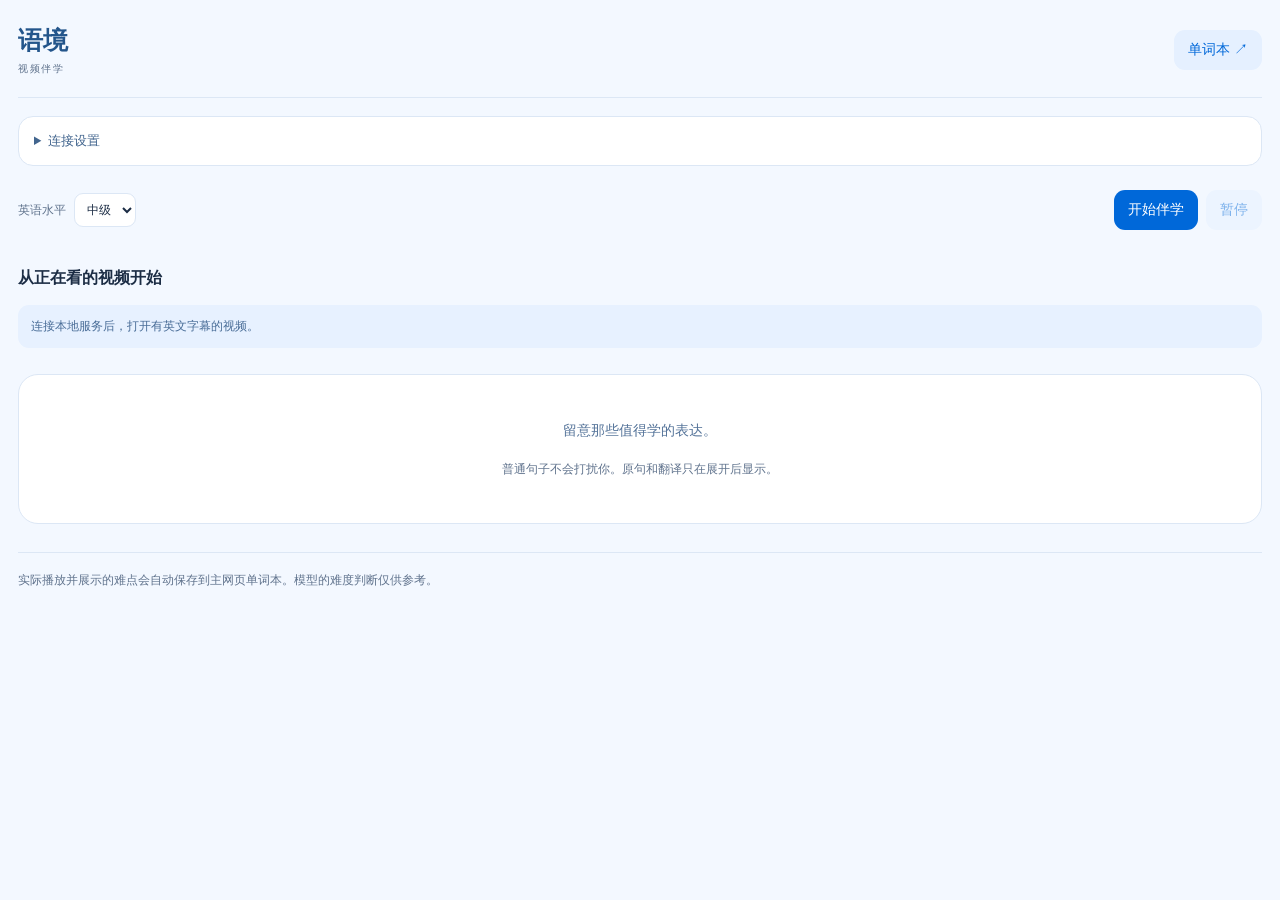
<file: extension/sidepanel.html>
<!doctype html><html lang="zh-CN"><head><meta charset="utf-8"><meta name="viewport" content="width=device-width,initial-scale=1"><title>语境 · 视频伴学</title><link rel="stylesheet" href="sidepanel.css"><script src="core.js" defer></script><script src="sidepanel.js" defer></script></head><body>
<header><div class="brand">语境 <span>视频伴学</span></div><button id="open-main">单词本 ↗</button></header>
<details id="connection"><summary>连接设置</summary><label>本地服务地址<input id="base-url" value="http://127.0.0.1:8000"></label><label>从主网页复制的连接码<input id="token" type="password" autocomplete="off"></label><button id="connect">保存并连接</button><p class="muted">先运行项目启动脚本。首次加载扩展后，请刷新已经打开的 YouTube 页面。</p></details>
<div class="controls"><label>英语水平<select id="level"><option>初级</option><option selected>中级</option><option>高级</option></select></label><button id="start" class="primary">开始伴学</button><button id="stop" disabled>暂停</button></div>
<h1 id="video-title">从正在看的视频开始</h1><p id="status" role="status">连接本地服务后，打开有英文字幕的视频。</p><p id="source" class="muted"></p>
<div id="card-space"><div class="empty">留意那些值得学的表达。<small>普通句子不会打扰你。原句和翻译只在展开后显示。</small></div></div>
<p class="footnote">实际播放并展示的难点会自动保存到主网页单词本。模型的难度判断仅供参考。</p>
</body></html>
</file>
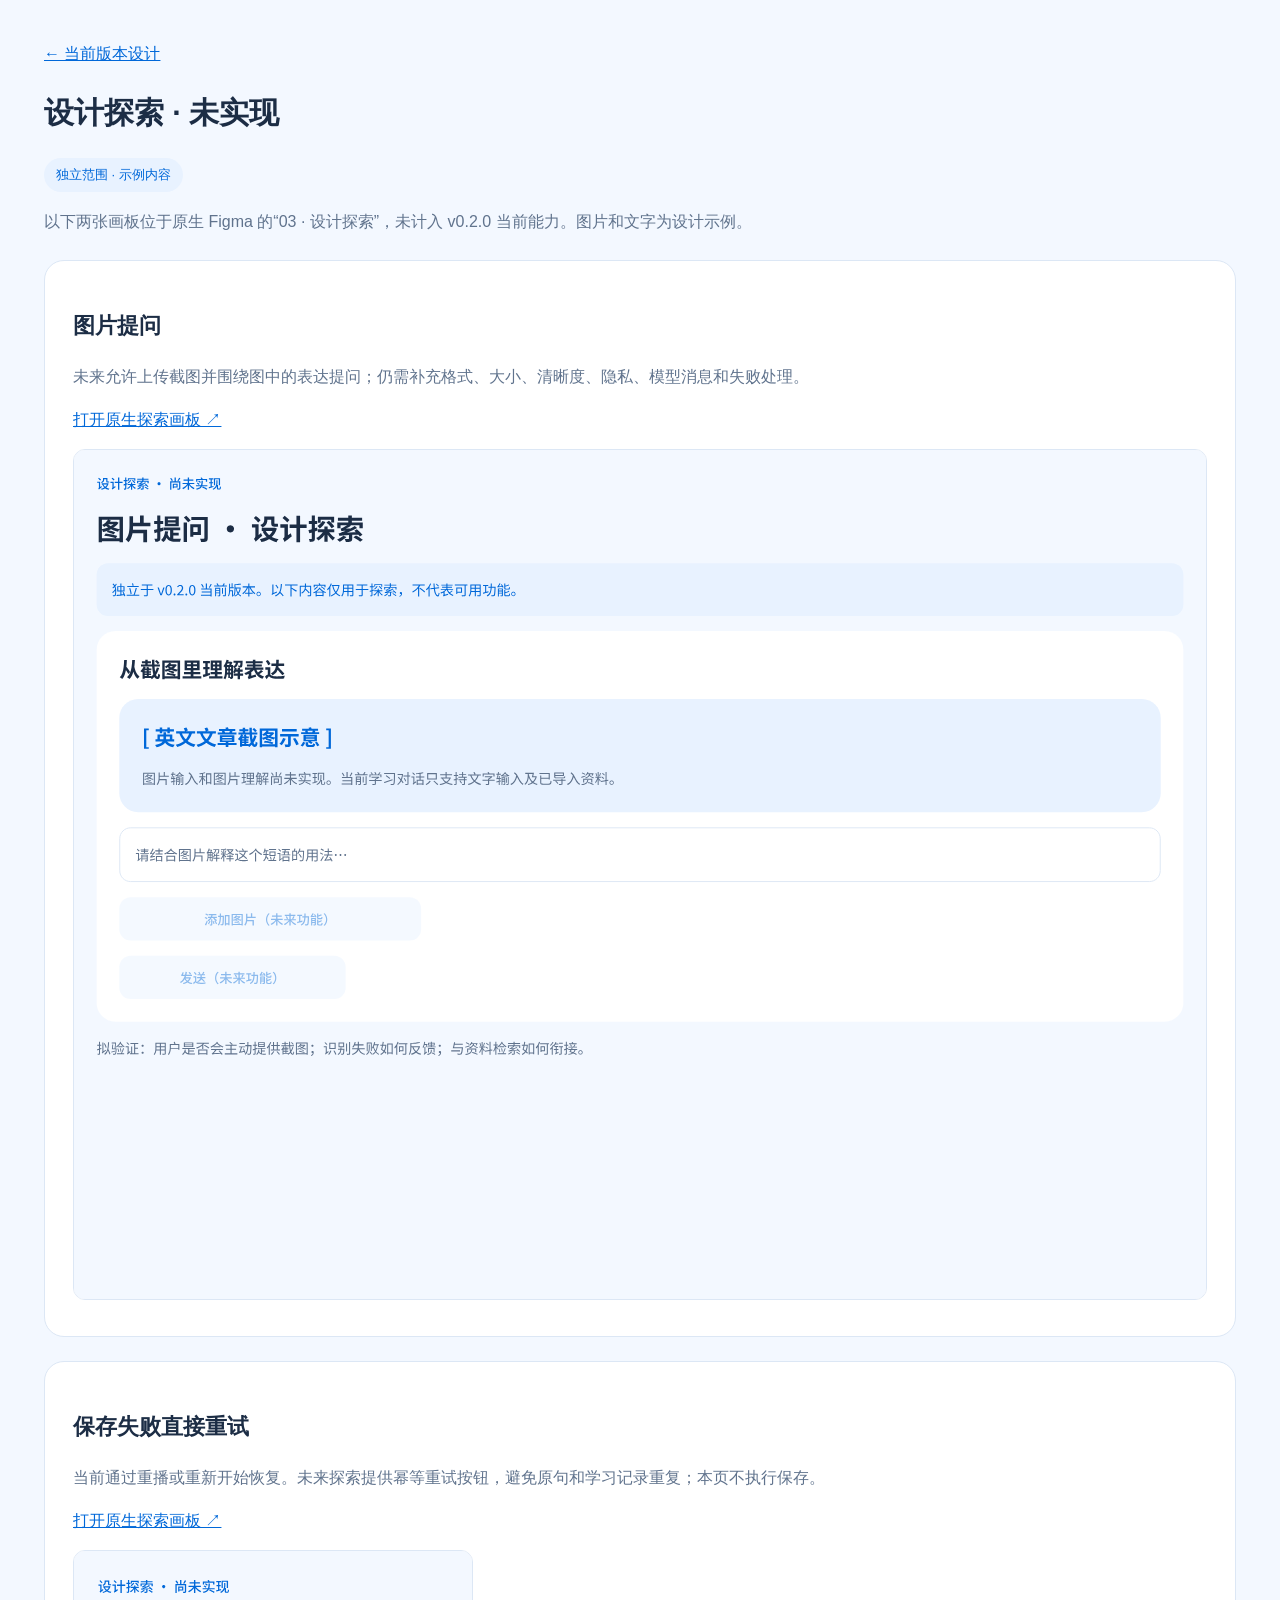
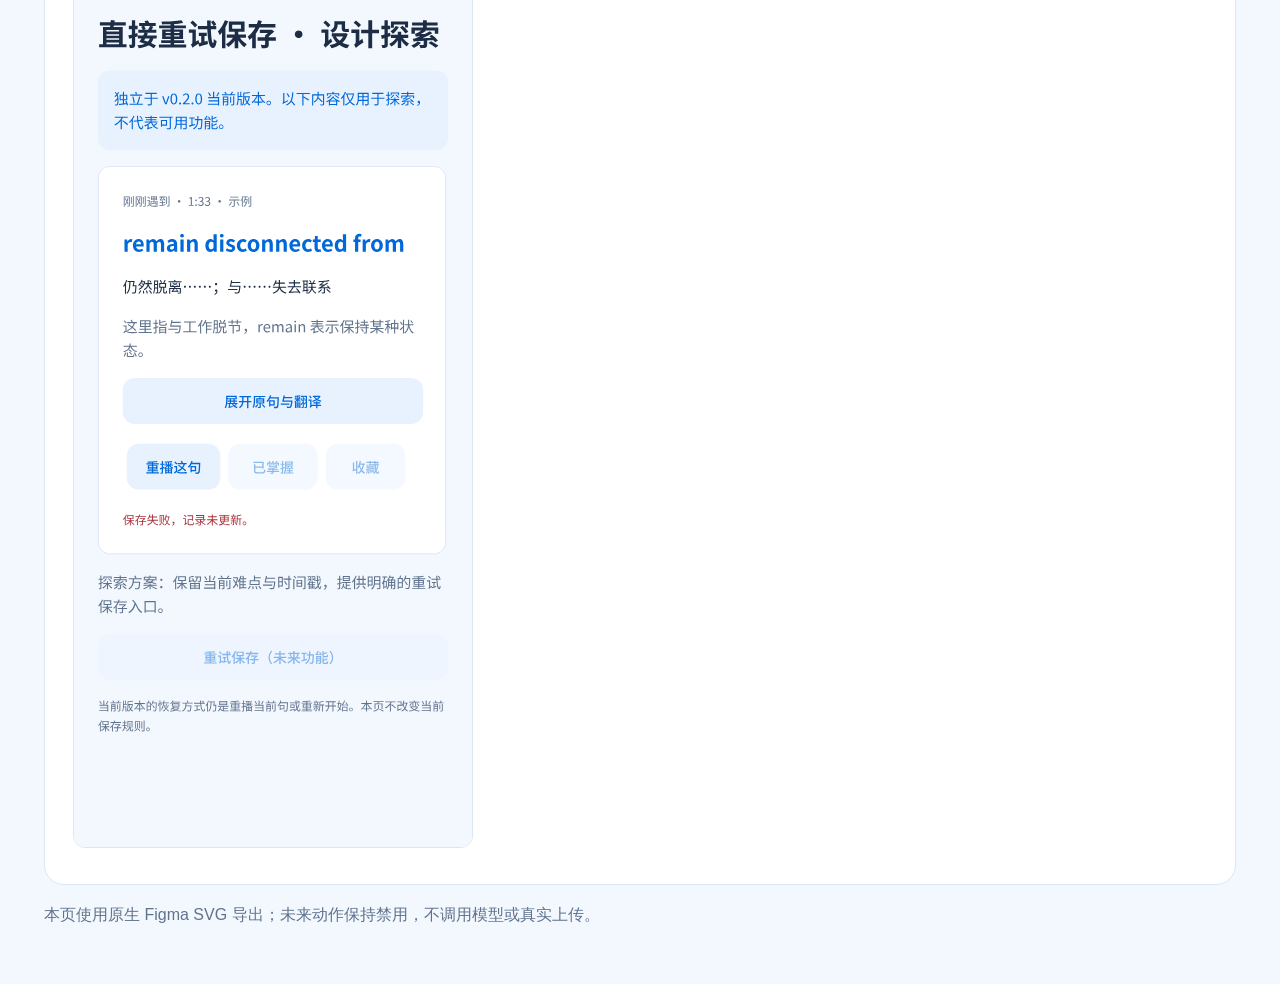
<file: docs/prototype/exploration.html>
<!doctype html><html lang="zh-CN"><head><meta charset="utf-8"><meta name="viewport" content="width=device-width,initial-scale=1"><title>语境 · 设计探索（未实现）</title><style>*{box-sizing:border-box}body{margin:0;background:#f3f8ff;color:#1c2d45;font:16px/1.7 -apple-system,"Microsoft YaHei","Noto Sans SC",sans-serif}main{max-width:1240px;margin:auto;padding:40px 24px}h1{font-size:30px}h2{font-size:22px}a{color:#0068d9}section{margin-top:24px;padding:28px;background:white;border:1px solid #dce7f5;border-radius:20px}.pill{background:#e8f2ff;color:#0068d9;border-radius:20px;padding:6px 12px;display:inline-block;font-size:13px}img{width:100%;height:auto;border:1px solid #dce7f5;border-radius:12px}.side{max-width:400px}p{color:#60738d}</style></head><body><main><a href="index.html">← 当前版本设计</a><h1>设计探索 · 未实现</h1><span class="pill">独立范围 · 示例内容</span><p>以下两张画板位于原生 Figma 的“03 · 设计探索”，未计入 v0.2.0 当前能力。图片和文字为设计示例。</p><section><h2>图片提问</h2><p>未来允许上传截图并围绕图中的表达提问；仍需补充格式、大小、清晰度、隐私、模型消息和失败处理。</p><p><a href="https://www.figma.com/design/SSKWRf7RIyYh62SzvAtjHX?node-id=36-35">打开原生探索画板 ↗</a></p><img src="screens/explore-image.svg" alt="图片提问，原生 Figma 设计探索，尚未实现"></section><section><h2>保存失败直接重试</h2><p>当前通过重播或重新开始恢复。未来探索提供幂等重试按钮，避免原句和学习记录重复；本页不执行保存。</p><p><a href="https://www.figma.com/design/SSKWRf7RIyYh62SzvAtjHX?node-id=36-52">打开原生探索画板 ↗</a></p><img class="side" src="screens/explore-save-retry.svg" alt="直接重试保存，原生 Figma 设计探索，尚未实现"></section><p>本页使用原生 Figma SVG 导出；未来动作保持禁用，不调用模型或真实上传。</p></main></body></html>
</file>
<file: extension/sidepanel.css>
:root {
  color-scheme: light;
  --blue: #0068d9;
  --ink: #1c2d45;
  --muted: #60738d;
  --line: #dce7f5;
  font-family: -apple-system, BlinkMacSystemFont, "SF Pro Text", "Segoe UI", "Microsoft YaHei", sans-serif;
  color: var(--ink);
  background: #f3f8ff;
  font-size: 14px;
  -webkit-font-smoothing: antialiased;
}
* { box-sizing: border-box; scrollbar-width: thin; scrollbar-color: #c6d9ef transparent; }
body { margin: 0; padding: 24px 18px; }
button, input, select { font: inherit; }
button { border: 1px solid transparent; border-radius: 11px; padding: 10px 13px; background: #e5f0ff; color: var(--blue); cursor: pointer; font-weight: 550; transition: background .15s; }
button:hover { background: #d6e8ff; }
button:disabled { opacity: .48; cursor: default; }
button.primary { background: var(--blue); color: white; }
button.primary:hover { background: #0059bc; }
header { display: flex; align-items: center; justify-content: space-between; gap: 12px; border-bottom: 1px solid var(--line); padding-bottom: 21px; margin-bottom: 18px; }
.brand { font-size: 25px; font-weight: 700; letter-spacing: -.5px; color: #23558b; }
.brand span { display: block; letter-spacing: 1.5px; font-size: 10px; color: var(--muted); margin-top: 5px; font-weight: 500; }
details { background: white; border: 1px solid var(--line); border-radius: 15px; padding: 15px; margin: 15px 0; }
summary { cursor: pointer; font-size: 13px; color: #42658e; }
label { display: block; color: var(--muted); font-size: 12px; margin: 12px 0; }
input { display: block; width: 100%; margin-top: 8px; border: 1px solid var(--line); border-radius: 10px; padding: 11px; color: var(--ink); background: #f7faff; }
select { margin-left: 8px; padding: 8px; border: 1px solid var(--line); border-radius: 9px; background: white; color: var(--ink); }
.controls { display: flex; gap: 8px; align-items: center; flex-wrap: wrap; }
.controls label { flex: 1; white-space: nowrap; }
h1 { font-size: 16px; font-weight: 600; line-height: 1.8; margin-top: 25px; overflow-wrap: anywhere; }
#status { font-size: 12px; line-height: 1.8; color: #486c97; min-height: 25px; background: #e7f1ff; padding: 11px 13px; border-radius: 11px; }
.muted, .footnote { font-size: 12px; color: var(--muted); line-height: 1.8; }
.empty { border: 1px solid var(--line); background: white; border-radius: 20px; padding: 42px 24px; text-align: center; color: #547399; line-height: 1.9; margin-top: 26px; }
.empty small { display: block; margin-top: 14px; font-size: 12px; color: var(--muted); }
.card { background: white; border: 1px solid var(--line); border-radius: 21px; padding: 25px 21px; margin: 20px 0; }
.card h2 { font-size: 27px; color: #16579a; margin: 15px 0 10px; font-weight: 650; letter-spacing: -.6px; overflow-wrap: anywhere; }
.meaning { font-size: 17px; line-height: 1.8; }
.explanation { font-size: 13px; line-height: 1.9; color: var(--muted); }
.time { display: inline-block; font-size: 11px; color: #386da8; letter-spacing: .4px; background: #eaf3ff; padding: 6px 9px; border-radius: 8px; }
.card details { border: 0; border-top: 1px solid #e6eef8; border-radius: 0; padding: 16px 0; margin-bottom: 0; }
.card details p { line-height: 1.8; overflow-wrap: anywhere; }
.actions { display: flex; gap: 8px; flex-wrap: wrap; margin-top: 15px; }
.actions button { font-size: 12px; border-radius: 9px; }
.saved { font-size: 11px; color: #416e9e; margin-top: 18px; line-height: 1.7; }
.footnote { border-top: 1px solid var(--line); padding-top: 17px; margin-top: 28px; }
button:focus-visible, input:focus-visible, select:focus-visible, summary:focus-visible { outline: 3px solid #9dcaff; outline-offset: 3px; }
::selection { background: #c9e2ff; }
@media(max-width: 300px) { body { padding: 18px 12px; } .controls label { flex-basis: 100%; } }
@media(prefers-reduced-motion: reduce) { * { transition: none !important; } }
</file>
